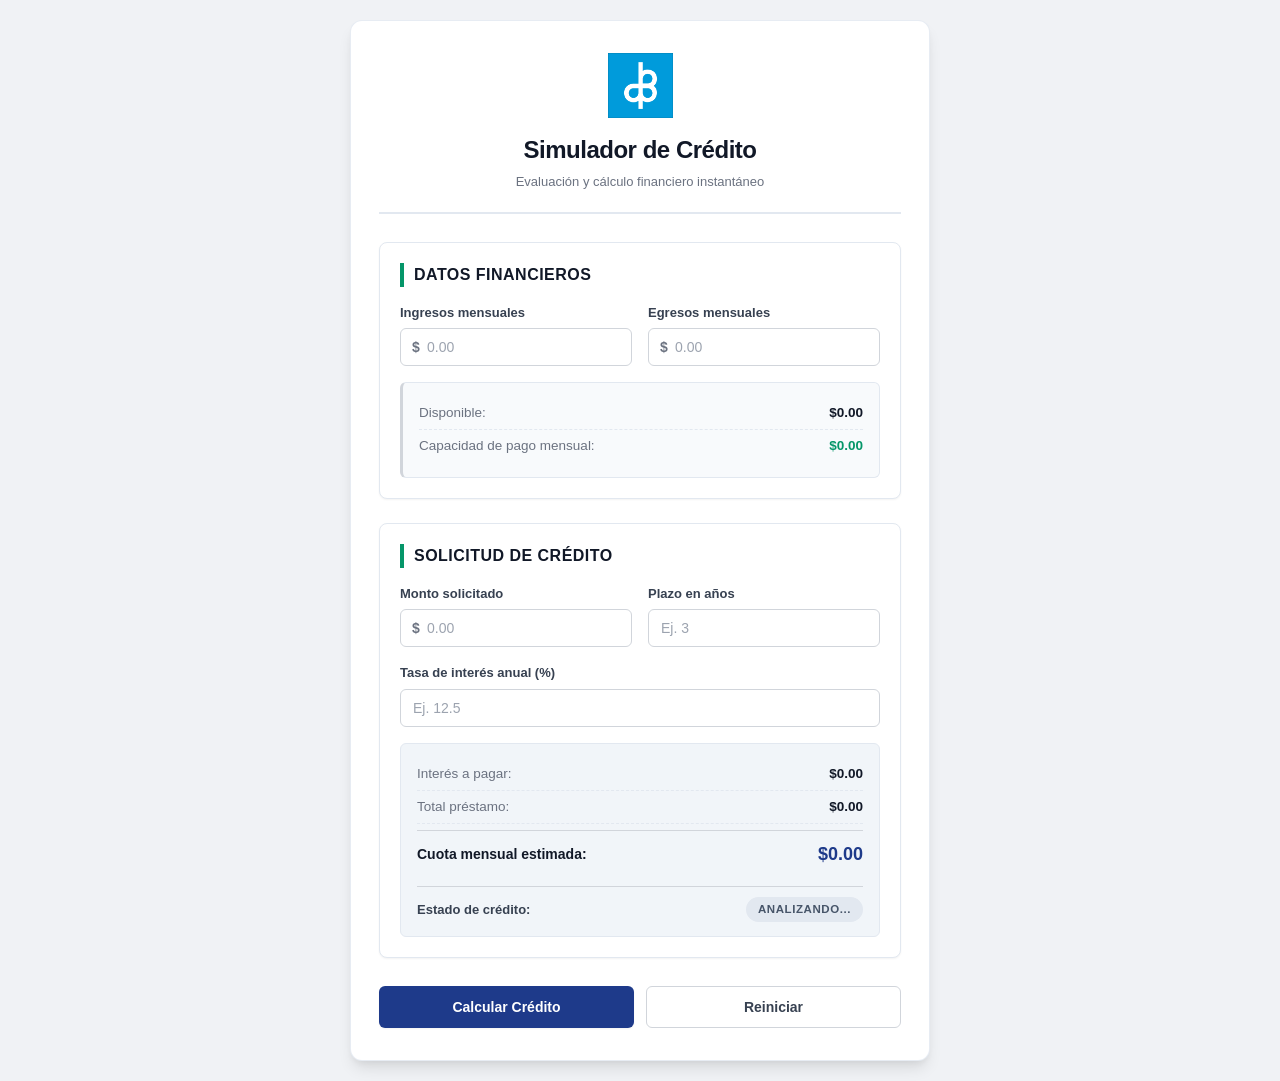
<file: index.html>
<!DOCTYPE html>
<html lang="es">
<head>
    <meta charset="UTF-8">
    <meta name="viewport" content="width=device-width, initial-scale=1.0">
    <title>Simulador de Crédito Empresarial</title>
    <link rel="stylesheet" href="simulador.css">
    <script src="simulador.js"></script>
    <script src="funciones.js"></script>
</head>
<body>

    <main class="wrapper">
        <div class="container">
            <!-- Encabezado con Logo y Título -->
            <header class="brand-header">
                <img src="imagen.png" alt="Logo de la Empresa" class="logo" id="imgLogo">
                <h1 id="mainTitle">Simulador de Crédito</h1>
                <p class="subtitle">Evaluación y cálculo financiero instantáneo</p>
            </header>

            <form onsubmit="event.preventDefault();" class="simulator-form">
                <!-- Sección 1: Datos Financieros -->
                <section class="card-section">
                    <div class="section-header">
                        <h2>Datos financieros</h2>
                    </div>
                    
                    <div class="form-grid">
                        <div class="form-group">
                            <label for="txtIngresos">Ingresos mensuales</label>
                            <div class="input-wrapper">
                                <span class="currency-symbol">$</span>
                                <input type="text" id="txtIngresos" placeholder="0.00">
                            </div>
                        </div>

                        <div class="form-group">
                            <label for="txtEgresos">Egresos mensuales</label>
                            <div class="input-wrapper">
                                <span class="currency-symbol">$</span>
                                <input type="text" id="txtEgresos" placeholder="0.00">
                            </div>
                        </div>
                    </div>

                    <div class="results-panel summary-panel">
                        <div class="result-row">
                            <span class="label-text">Disponible:</span>
                            <span id="spnDisponible" class="value-text">$0.00</span>
                        </div>
                        <div class="result-row">
                            <span class="label-text">Capacidad de pago mensual:</span>
                            <span id="spnCapacidadPago" class="value-text highlight">$0.00</span>
                        </div>
                    </div>
                </section>

                <!-- Sección 2: Solicitud de Crédito -->
                <section class="card-section">
                    <div class="section-header">
                        <h2>Solicitud de crédito</h2>
                    </div>

                    <div class="form-grid">
                        <div class="form-group">
                            <label for="txtMonto">Monto solicitado</label>
                            <div class="input-wrapper">
                                <span class="currency-symbol">$</span>
                                <input type="text" id="txtMonto" placeholder="0.00">
                            </div>
                        </div>

                        <div class="form-group">
                            <label for="txtPlazo">Plazo en años</label>
                            <input type="text" id="txtPlazo" placeholder="Ej. 3">
                        </div>

                        <div class="form-group full-width">
                            <label for="txtTasaInteres">Tasa de interés anual (%)</label>
                            <input type="text" id="txtTasaInteres" placeholder="Ej. 12.5">
                        </div>
                    </div>

                    <div class="results-panel detailed-panel">
                        <div class="result-row">
                            <span class="label-text">Interés a pagar:</span>
                            <span id="spnInteresPagar" class="value-text">$0.00</span>
                        </div>
                        <div class="result-row">
                            <span class="label-text">Total préstamo:</span>
                            <span id="spnTotalPrestamo" class="value-text">$0.00</span>
                        </div>
                        <div class="result-row main-metric">
                            <span class="label-text">Cuota mensual estimada:</span>
                            <span id="spnCuotaMensual" class="value-text primary-metric">$0.00</span>
                        </div>
                        <div class="status-row">
                            <span class="status-label">Estado de crédito:</span>
                            <span id="spnEstadoCredito" class="status-badge">ANALIZANDO...</span>
                        </div>
                    </div>
                </section>

                <!-- Acciones -->
                <div class="buttons">
                    <button type="button" id="btnCalcularCredito" class="btn btn-primary" onclick="calcular()">Calcular Crédito</button>
                    <button type="button" id="btnReiniciar" class="btn btn-secondary" onclick="reiniciar()">Reiniciar</button>
                </div>
            </form>
        </div>
    </main>

</body>
</html>
</file>
<file: simulador.css>
/* ==========================================================================
   Estilos del Simulador de Crédito Empresarial
   ========================================================================== */

/* Variables de Color e Identidad */
:root {
    /* Paleta Escala de Grises y Tonos Ejecutivos */
    --bg-main: #f0f2f5;
    --card-bg: #ffffff;
    --panel-bg: #f8fafc;
    --panel-border: #e2e8f0;
    
    /* Tipografía en Escala de Negros/Grises por Importancia */
    --text-primary: #111827;     /* Titulares principales e importancia máxima */
    --text-secondary: #374151;   /* Etiquetas de formularios y subencabezados */
    --text-muted: #6b7280;       /* Textos informativos y valores secundarios */
    --text-light: #9ca3af;       /* Placeholders e indicativos */
    
    /* Colores de Acento Empresarial */
    --brand-primary: #1e3a8a;    /* Azul corporativo para acciones principales */
    --brand-primary-hover: #1e40af;
    --brand-accent: #059669;     /* Verde financiero para tarjetas y destacados */
    
    /* Bordes y Sombras */
    --border-color: #d1d5db;
    --focus-ring: rgba(30, 58, 138, 0.25);
    --shadow-sm: 0 1px 2px 0 rgba(0, 0, 0, 0.05);
    --shadow-md: 0 4px 6px -1px rgba(0, 0, 0, 0.1), 0 2px 4px -1px rgba(0, 0, 0, 0.06);
    --shadow-lg: 0 10px 15px -3px rgba(0, 0, 0, 0.1), 0 4px 6px -2px rgba(0, 0, 0, 0.05);
    
    --transition-fast: all 0.2s ease-in-out;
}

/* Reset y Base */
* {
    box-sizing: border-box;
    margin: 0;
    padding: 0;
}

body {
    font-family: -apple-system, BlinkMacSystemFont, "Segoe UI", Roboto, Helvetica, Arial, sans-serif;
    background-color: var(--bg-main);
    color: var(--text-primary);
    line-height: 1.5;
    padding: 20px 15px;
    min-height: 100vh;
    display: flex;
    align-items: center;
    justify-content: center;
}

/* Envoltorio Principal Responsivo */
.wrapper {
    width: 100%;
    max-width: 580px;
    margin: 0 auto;
}

.container {
    background-color: var(--card-bg);
    border-radius: 12px;
    box-shadow: var(--shadow-lg);
    padding: 32px 28px;
    border: 1px solid rgba(226, 232, 240, 0.8);
}

/* Encabezado Corporativo */
.brand-header {
    text-align: center;
    margin-bottom: 28px;
    padding-bottom: 20px;
    border-bottom: 2px solid var(--panel-border);
}

.logo {
    max-width: 140px;
    height: auto;
    max-height: 65px;
    object-fit: contain;
    margin: 0 auto 14px auto;
    display: block;
}

h1 {
    font-size: 24px;
    font-weight: 700;
    color: var(--text-primary);
    letter-spacing: -0.02em;
    margin-bottom: 4px;
}

.subtitle {
    font-size: 13px;
    color: var(--text-muted);
    font-weight: 400;
}

/* Bloques/Secciones (Cuadros con Fondos) */
.card-section {
    background-color: #ffffff;
    border: 1px solid var(--panel-border);
    border-radius: 8px;
    padding: 20px;
    margin-bottom: 24px;
    box-shadow: var(--shadow-sm);
}

.section-header {
    margin-bottom: 16px;
    border-left: 4px solid var(--brand-accent);
    padding-left: 10px;
}

h2 {
    font-size: 16px;
    font-weight: 600;
    color: var(--text-primary);
    text-transform: uppercase;
    letter-spacing: 0.03em;
}

/* Grilla Responsiva de Formularios */
.form-grid {
    display: grid;
    grid-template-columns: 1fr 1fr;
    gap: 16px;
    margin-bottom: 16px;
}

.form-group {
    display: flex;
    flex-direction: column;
}

.form-group.full-width {
    grid-column: span 2;
}

label {
    font-size: 13px;
    font-weight: 600;
    color: var(--text-secondary);
    margin-bottom: 6px;
}

.input-wrapper {
    position: relative;
    display: flex;
    align-items: center;
}

.currency-symbol {
    position: absolute;
    left: 12px;
    color: var(--text-muted);
    font-weight: 600;
    font-size: 14px;
    pointer-events: none;
}

.input-wrapper input {
    padding-left: 26px;
}

input {
    width: 100%;
    padding: 10px 12px;
    font-size: 14px;
    color: var(--text-primary);
    background-color: #ffffff;
    border: 1px solid var(--border-color);
    border-radius: 6px;
    transition: var(--transition-fast);
}

input:focus {
    outline: none;
    border-color: var(--brand-primary);
    box-shadow: 0 0 0 3px var(--focus-ring);
}

input::placeholder {
    color: var(--text-light);
}

/* Paneles de Resultados */
.results-panel {
    background-color: var(--panel-bg);
    border: 1px solid var(--panel-border);
    border-radius: 6px;
    padding: 14px 16px;
}

.summary-panel {
    border-left: 3px solid var(--border-color);
}

.detailed-panel {
    background-color: #f1f5f9;
}

.result-row {
    display: flex;
    justify-content: space-between;
    align-items: center;
    padding: 6px 0;
    font-size: 13.5px;
    border-bottom: 1px dashed var(--panel-border);
}

.result-row:last-child {
    border-bottom: none;
}

.label-text {
    color: var(--text-muted);
    font-weight: 500;
}

.value-text {
    color: var(--text-primary);
    font-weight: 700;
}

.value-text.highlight {
    color: var(--brand-accent);
}

.main-metric {
    margin-top: 6px;
    padding-top: 10px;
    border-top: 1px solid var(--border-color);
    border-bottom: none;
}

.main-metric .label-text {
    font-weight: 700;
    color: var(--text-primary);
    font-size: 14px;
}

.primary-metric {
    font-size: 18px;
    color: var(--brand-primary);
}

/* Badge de Estado */
.status-row {
    display: flex;
    justify-content: space-between;
    align-items: center;
    margin-top: 12px;
    padding-top: 10px;
    border-top: 1px solid var(--border-color);
}

.status-label {
    font-size: 13px;
    font-weight: 600;
    color: var(--text-secondary);
}

.status-badge {
    display: inline-block;
    padding: 4px 12px;
    font-size: 11.5px;
    font-weight: 700;
    letter-spacing: 0.05em;
    border-radius: 20px;
    background-color: #e2e8f0;
    color: #475569;
    text-align: center;
}

/* Botones */
.buttons {
    display: flex;
    gap: 12px;
    margin-top: 28px;
}

.btn {
    flex: 1;
    padding: 12px 18px;
    font-size: 14px;
    font-weight: 600;
    border-radius: 6px;
    cursor: pointer;
    transition: var(--transition-fast);
    text-align: center;
    border: 1px solid transparent;
}

.btn-primary {
    background-color: var(--brand-primary);
    color: #ffffff;
    box-shadow: var(--shadow-sm);
}

.btn-primary:hover {
    background-color: var(--brand-primary-hover);
    box-shadow: var(--shadow-md);
}

.btn-secondary {
    background-color: #ffffff;
    color: var(--text-secondary);
    border-color: var(--border-color);
}

.btn-secondary:hover {
    background-color: #f8fafc;
    color: var(--text-primary);
    border-color: #9ca3af;
}
    
/* Regla específica para el mensaje de error */
.form-group .error-msg {
    color: #dc2626;      /* Rojo accesible */
    font-size: 13px;     /* Tamaño exacto de 13px */
    font-style: italic;  /* Cursiva */
    margin-top: 6px;
    display: block;
    line-height: 1.2;
    }

/* Estado visual para el input con error */
.form-group input.input-error {
    border-color: #dc2626;
    box-shadow: 0 0 0 3px rgba(220, 38, 38, 0.15);
}

/* Adaptabilidad Responsiva (Móviles) */
@media (max-width: 520px) {
    .container {
        padding: 20px 16px;
    }

    .form-grid {
        grid-template-columns: 1fr;
        gap: 12px;
    }

    .form-group.full-width {
        grid-column: span 1;
    }

    .buttons {
        flex-direction: column;
    }

    .btn {
        width: 100%;
    }

    .result-row {
        flex-direction: row;
        font-size: 13px;
    }

    .primary-metric {
        font-size: 16px;
    }
}
</file>
